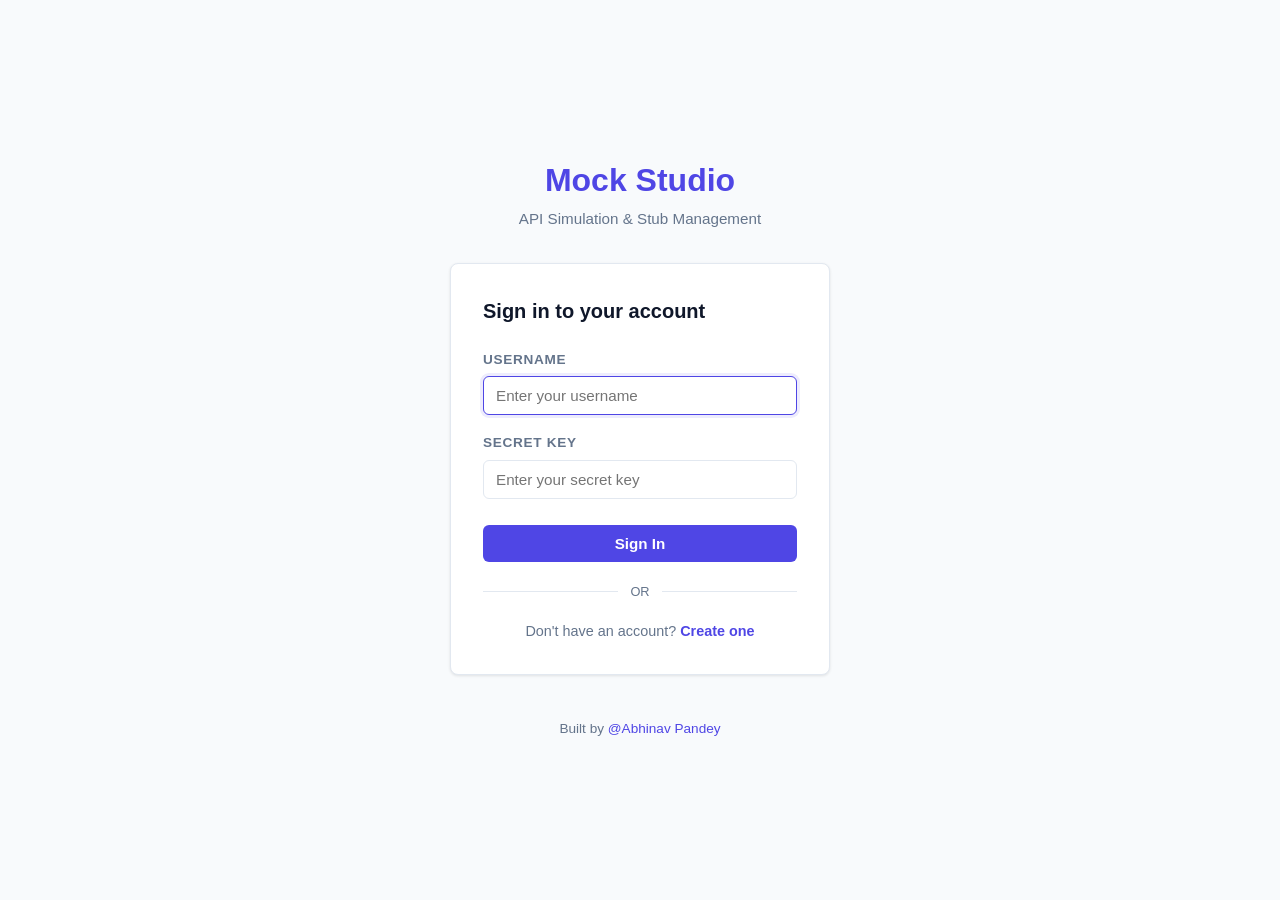
<file: src/main/resources/static/index.html>
<!DOCTYPE html>
<html lang="en">
<head>
    <meta charset="UTF-8">
    <meta name="viewport" content="width=device-width, initial-scale=1.0">
    <title>Mock Studio | Login</title>
    <style>
        :root {
            --primary: #4f46e5;
            --primary-hover: #4338ca;
            --bg-color: #f8fafc;
            --surface: #ffffff;
            --text-main: #0f172a;
            --text-muted: #64748b;
            --border-color: #e2e8f0;
            --danger-text: #991b1b;
            --success-text: #166534;
            --success-bg: #dcfce7;
        }

        * { box-sizing: border-box; margin: 0; padding: 0; }

        body {
            font-family: 'Segoe UI', Roboto, Helvetica, Arial, sans-serif;
            background-color: var(--bg-color);
            color: var(--text-main);
            line-height: 1.5;
            min-height: 100vh;
            display: flex;
            flex-direction: column;
            align-items: center;
            justify-content: center;
        }

        .login-wrapper {
            width: 100%;
            max-width: 420px;
            padding: 20px;
        }

        .brand {
            text-align: center;
            margin-bottom: 32px;
        }

        .brand h1 {
            color: var(--primary);
            font-size: 2rem;
            font-weight: 700;
        }

        .brand p {
            color: var(--text-muted);
            font-size: 0.95rem;
            margin-top: 4px;
        }

        .login-card {
            background: var(--surface);
            border-radius: 8px;
            box-shadow: 0 1px 3px rgba(0,0,0,0.1);
            padding: 32px;
            border: 1px solid var(--border-color);
        }

        .login-card h2 {
            font-size: 1.25rem;
            margin-bottom: 24px;
            color: var(--text-main);
        }

        .form-group {
            margin-bottom: 18px;
        }

        label {
            display: block;
            font-weight: 600;
            margin-bottom: 6px;
            font-size: 0.85rem;
            color: var(--text-muted);
            text-transform: uppercase;
            letter-spacing: 0.05em;
        }

        input {
            width: 100%;
            padding: 10px 12px;
            border: 1px solid var(--border-color);
            border-radius: 6px;
            font-family: inherit;
            font-size: 0.95rem;
            transition: border-color 0.2s;
        }

        input:focus {
            outline: none;
            border-color: var(--primary);
            box-shadow: 0 0 0 3px rgba(79, 70, 229, 0.1);
        }

        .btn-primary {
            width: 100%;
            padding: 10px 16px;
            border: none;
            border-radius: 6px;
            cursor: pointer;
            font-weight: 600;
            font-size: 0.95rem;
            background: var(--primary);
            color: white;
            transition: background 0.2s;
            margin-top: 8px;
        }

        .btn-primary:hover { background: var(--primary-hover); }
        .btn-primary:disabled {
            opacity: 0.6;
            cursor: not-allowed;
        }

        .divider {
            display: flex;
            align-items: center;
            margin: 20px 0;
            color: var(--text-muted);
            font-size: 0.8rem;
        }

        .divider::before, .divider::after {
            content: '';
            flex: 1;
            border-bottom: 1px solid var(--border-color);
        }

        .divider span { padding: 0 12px; }

        .signup-link {
            text-align: center;
            font-size: 0.9rem;
            color: var(--text-muted);
        }

        .signup-link a {
            color: var(--primary);
            text-decoration: none;
            font-weight: 600;
            cursor: pointer;
        }

        .signup-link a:hover { text-decoration: underline; }

        .message {
            padding: 10px 14px;
            border-radius: 6px;
            font-size: 0.85rem;
            margin-bottom: 16px;
            display: none;
        }

        .message.error {
            background: #fee2e2;
            color: var(--danger-text);
            border: 1px solid #fecaca;
            display: block;
        }

        .message.success {
            background: var(--success-bg);
            color: var(--success-text);
            border: 1px solid #bbf7d0;
            display: block;
        }

        footer {
            text-align: center;
            padding: 24px;
            color: var(--text-muted);
            font-size: 0.85rem;
        }

        footer a {
            color: var(--primary);
            text-decoration: none;
        }

        footer a:hover { text-decoration: underline; }
    </style>
</head>
<body>

    <div class="login-wrapper">
        <div class="brand">
            <h1>Mock Studio</h1>
            <p>API Simulation & Stub Management</p>
        </div>

        <div class="login-card">
            <h2 id="formTitle">Sign in to your account</h2>

            <div id="messageBox" class="message"></div>

            <form id="authForm" onsubmit="return false;">
                <div class="form-group">
                    <label for="username">Username</label>
                    <input type="text" id="username" placeholder="Enter your username" autocomplete="off" required>
                </div>

                <div class="form-group">
                    <label for="secretCode">Secret Key</label>
                    <input type="password" id="secretCode" placeholder="Enter your secret key" required>
                </div>

                <button type="submit" class="btn-primary" id="submitBtn" onclick="handleSubmit()">Sign In</button>
            </form>

            <div class="divider"><span>OR</span></div>

            <div class="signup-link">
                <span id="toggleText">Don't have an account? </span>
                <a id="toggleLink" onclick="toggleMode()">Create one</a>
            </div>
        </div>
    </div>

    <footer>
        Built by <a href="https://www.linkedin.com/in/er-abhinav-pandey/" target="_blank">@Abhinav Pandey</a>
    </footer>

    <script>
        let isLoginMode = true;
        const form = document.getElementById('authForm');
        const usernameInput = document.getElementById('username');
        const secretCodeInput = document.getElementById('secretCode');
        const submitBtn = document.getElementById('submitBtn');
        const formTitle = document.getElementById('formTitle');
        const toggleText = document.getElementById('toggleText');
        const toggleLink = document.getElementById('toggleLink');
        const messageBox = document.getElementById('messageBox');

        function toggleMode() {
            isLoginMode = !isLoginMode;
            messageBox.className = 'message';
            messageBox.style.display = 'none';
            usernameInput.value = '';
            secretCodeInput.value = '';

            if (isLoginMode) {
                formTitle.innerText = 'Sign in to your account';
                submitBtn.innerText = 'Sign In';
                toggleText.innerText = "Don't have an account? ";
                toggleLink.innerText = 'Create one';
            } else {
                formTitle.innerText = 'Create a new account';
                submitBtn.innerText = 'Sign Up';
                toggleText.innerText = 'Already have an account? ';
                toggleLink.innerText = 'Sign in';
            }
        }

        function showMessage(text, type) {
            messageBox.innerText = text;
            messageBox.className = 'message ' + type;
        }

        async function handleSubmit() {
            const username = usernameInput.value.trim();
            const secretCode = secretCodeInput.value.trim();

            if (!username || !secretCode) {
                showMessage('Please fill in all fields.', 'error');
                return;
            }

            submitBtn.disabled = true;
            submitBtn.innerText = isLoginMode ? 'Signing in...' : 'Creating account...';

            const endpoint = isLoginMode ? '/mock-studio/auth/login' : '/mock-studio/auth/signup';

            try {
                const response = await fetch(endpoint, {
                    method: 'POST',
                    headers: { 'Content-Type': 'application/json' },
                    body: JSON.stringify({ username, secretCode })
                });

                const data = await response.json();

                if (response.ok) {
                    if (isLoginMode) {
                        showMessage('Access granted. Redirecting to dashboard...', 'success');
                        sessionStorage.setItem('mockStudioAuth', 'granted');
                        setTimeout(() => {
                            window.location.href = 'dashboard.html';
                        }, 800);
                        return;
                    } else {
                        showMessage(data.message || 'Account created. You can now sign in.', 'success');
                        setTimeout(() => toggleMode(), 1500);
                    }
                } else {
                    showMessage(data.message || 'Something went wrong. Please try again.', 'error');
                }
            } catch (err) {
                showMessage('Network error. Could not reach the server.', 'error');
            } finally {
                submitBtn.disabled = false;
                submitBtn.innerText = isLoginMode ? 'Sign In' : 'Sign Up';
            }
        }

        // Allow Enter key to submit
        document.addEventListener('keydown', function(e) {
            if (e.key === 'Enter') handleSubmit();
        });

        // Auto-focus username on load
        window.onload = () => usernameInput.focus();
    </script>
</body>
</html>
</file>
